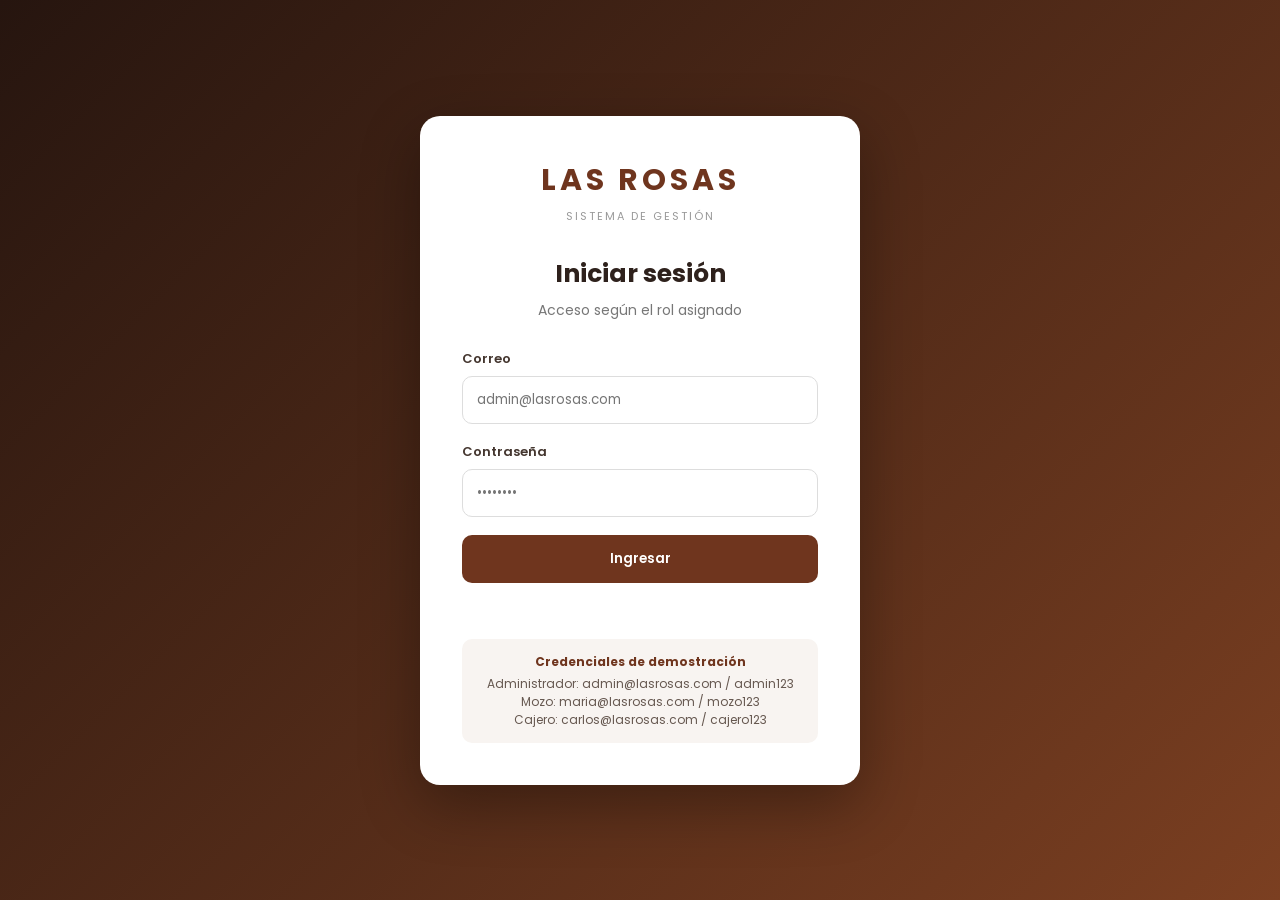
<file: src/main/resources/static/index.html>
<!DOCTYPE html>
<html lang="es">
<head>
  <meta charset="UTF-8">
  <meta name="viewport" content="width=device-width, initial-scale=1.0">
  <meta http-equiv="refresh" content="0; url=login.html">
  <title>Cafetería Las Rosas | Administración</title>
</head>
<body>
  <p>Redirigiendo al inicio de sesión...</p>
</body>
</html>
</file>
<file: src/main/resources/static/admin.css>
*{box-sizing:border-box}body{margin:0;font-family:Poppins,sans-serif;background:#f7f4f1;color:#30251f}.topbar{height:70px;background:#5e2e1b;color:#fff;display:flex;align-items:center;justify-content:space-between;padding:0 28px;position:sticky;top:0;z-index:10}.brand{font-weight:700;letter-spacing:3px;font-size:20px}.brand-sub{opacity:.75}.session{display:flex;align-items:center;gap:16px;font-size:13px}.session button{background:transparent;border:1px solid #ffffff77;color:#fff;border-radius:8px;padding:8px 12px;cursor:pointer}.layout{display:flex;min-height:calc(100vh - 70px)}.sidebar{width:235px;background:#fff;border-right:1px solid #e5ded9;padding:25px 15px}.sidebar h3{font-size:11px;letter-spacing:1.5px;color:#a08f85;padding:0 12px 12px}.nav-btn{display:block;width:100%;border:0;background:transparent;text-align:left;padding:12px;border-radius:9px;margin:4px 0;font-family:inherit;color:#5e514a;cursor:pointer}.nav-btn:hover,.nav-btn.active{background:#f0e5df;color:#6f351e;font-weight:600}.content{flex:1;padding:34px;max-width:1500px}.section{display:none}.active-section{display:block}.section-heading{margin-bottom:24px}.eyebrow{font-size:11px;letter-spacing:1.5px;color:#9b6a50;font-weight:600}.section-heading h1{margin:5px 0;font-size:29px}.section-heading p{margin:0;color:#80736c;font-size:14px}.stats{display:grid;grid-template-columns:repeat(4,1fr);gap:16px}.stat,.info-card,.card-form,.table-card,.sales-summary{background:#fff;border:1px solid #e9e0db;border-radius:14px;padding:20px}.stat span,.stat small{display:block;color:#877971;font-size:12px}.stat strong{display:block;font-size:28px;color:#6f351e;margin:8px 0}.info-card{margin-top:20px}.info-card h2{margin-top:0;font-size:18px}.info-card p{color:#6f625b;line-height:1.7;font-size:14px}.two-col{display:grid;grid-template-columns:330px 1fr;gap:20px;align-items:start}.card-form h2,.table-title h2{margin-top:0;font-size:18px}.card-form label{display:block;font-size:12px;font-weight:600;margin:13px 0;color:#584a42}.card-form input,.card-form select,.card-form textarea,.table-title input,.filter-bar input,.filter-bar select{width:100%;border:1px solid #ddd3cd;border-radius:8px;padding:10px;margin-top:6px;font-family:inherit;background:#fff}.card-form textarea{resize:vertical}.form-actions{display:flex;gap:8px;margin-top:17px}.primary,.secondary{border:0;border-radius:8px;padding:10px 14px;font-family:inherit;cursor:pointer}.primary{background:#6f351e;color:#fff}.secondary{background:#eee7e3;color:#57483f}.hidden{display:none!important}.table-title{display:flex;align-items:center;justify-content:space-between;gap:15px;margin-bottom:12px}.table-title input{max-width:220px;margin:0}.table-wrap{overflow:auto}table{width:100%;border-collapse:collapse;font-size:12px}th,td{padding:12px 10px;border-bottom:1px solid #eee6e2;text-align:left;white-space:nowrap}th{font-size:11px;color:#887970;background:#fbf9f7}td{color:#51443d}.action-btn{border:0;background:#f0e5df;color:#6f351e;border-radius:6px;padding:6px 8px;margin-right:4px;cursor:pointer;font-family:inherit;font-size:11px}.action-btn.danger{background:#f9e8e5;color:#a12c21}.status{padding:4px 8px;border-radius:20px;font-size:10px}.status.active{background:#e6f4ea;color:#23723a}.status.inactive{background:#eee;color:#777}.filter-bar{display:flex;gap:10px;align-items:end;background:#fff;border:1px solid #e9e0db;border-radius:14px;padding:15px;margin-bottom:18px}.filter-bar>input,.filter-bar>select{max-width:280px;margin:0}.filter-bar label{font-size:11px;color:#766860;min-width:160px}.filter-bar label input{margin-top:5px}.menu-grid{display:grid;grid-template-columns:repeat(3,1fr);gap:16px}.menu-card{background:#fff;border:1px solid #e9e0db;border-radius:14px;padding:18px}.menu-card .category{font-size:10px;text-transform:uppercase;letter-spacing:1px;color:#9b6a50}.menu-card h3{margin:8px 0 5px}.menu-card p{font-size:12px;color:#83766e;min-height:35px}.price{font-weight:700;color:#6f351e;font-size:17px}.sales-summary{display:flex;gap:50px;margin-bottom:18px}.sales-summary span{display:block;color:#877971;font-size:12px}.sales-summary strong{font-size:22px;color:#6f351e}.empty{text-align:center;color:#91837b;padding:25px}.positive{color:#23723a}.muted{color:#999}
@media(max-width:950px){.sidebar{width:190px}.stats{grid-template-columns:repeat(2,1fr)}.two-col{grid-template-columns:1fr}.menu-grid{grid-template-columns:repeat(2,1fr)}}@media(max-width:650px){.topbar{padding:0 15px}.brand-sub{display:none}.session span{display:none}.sidebar{position:static;width:100%;display:flex;overflow:auto;padding:8px}.sidebar h3{display:none}.layout{display:block}.nav-btn{min-width:130px}.content{padding:20px}.stats,.menu-grid{grid-template-columns:1fr}.filter-bar{flex-wrap:wrap}.filter-bar>*{max-width:none!important;flex:1 1 140px}}
</file>
<file: src/main/resources/static/roles.css>
.staff-stats{grid-template-columns:repeat(3,minmax(170px,1fr))}.order-layout{grid-template-columns:330px minmax(0,1fr)}.cash-layout{grid-template-columns:minmax(0,1fr) 340px}.full-width{width:100%}.small-note{font-size:11px;line-height:1.6;color:#8c7c73;margin:12px 0 0}.order-total,.grand-total{display:flex;align-items:center;justify-content:space-between;border-top:1px solid #eee6e2;margin-top:14px;padding-top:14px;color:#78675e;font-size:13px}.order-total strong,.grand-total strong{font-size:20px;color:#6f351e}.calc-row{display:flex;justify-content:space-between;gap:10px;padding:9px 0;border-bottom:1px solid #f0e9e5;font-size:12px;color:#75665e}.calc-row strong{color:#47382f}.grand-total{background:#fbf6f2;padding:14px;border-radius:10px;border:0}.grand-total strong{font-size:22px}.receipt{display:none}
@media(max-width:950px){.staff-stats{grid-template-columns:repeat(2,1fr)}.cash-layout,.order-layout{grid-template-columns:1fr}}
@media(max-width:650px){.staff-stats{grid-template-columns:1fr}}
@media print{body *{visibility:hidden!important}.receipt,.receipt *{visibility:visible!important}.receipt{display:block!important;position:absolute;left:0;top:0;width:100%;padding:20px;color:#111;background:#fff;font-family:Arial,sans-serif}.receipt h2,.receipt h3{text-align:center;margin:5px 0}.receipt table{margin-top:18px}.receipt th,.receipt td{color:#111;border-bottom:1px solid #ddd}.receipt .receipt-line{display:flex;justify-content:space-between;margin:7px 0}.receipt .receipt-total{font-weight:bold;font-size:18px;border-top:1px dashed #333;padding-top:10px}}
.status.pending{background:#fff0d9;color:#8a5a00}.detail-cell{white-space:normal;min-width:180px;max-width:280px}
</file>
<file: src/main/resources/static/login.css>
*{box-sizing:border-box;margin:0;padding:0}body{font-family:Poppins,sans-serif}.login-page{min-height:100vh;background:linear-gradient(135deg,#26150f,#7b3f21);display:flex;align-items:center;justify-content:center;padding:20px}.login-container{width:100%;max-width:440px}.login-box{background:#fff;border-radius:20px;padding:42px;box-shadow:0 20px 60px #0005}.brand{text-align:center;font-size:30px;font-weight:700;letter-spacing:4px;color:#6f351e}.tag{display:block;text-align:center;font-size:11px;letter-spacing:2px;color:#999;margin:5px 0 30px}.login-box h1{text-align:center;font-size:25px;color:#2e211c}.subtitle{text-align:center;color:#777;font-size:14px;margin:7px 0 28px}.input-group{margin-bottom:18px}.input-group label{display:block;font-size:13px;font-weight:600;margin-bottom:7px;color:#44362f}.input-group input{width:100%;padding:13px 14px;border:1px solid #ddd;border-radius:10px;font-family:inherit;outline:none}.input-group input:focus{border-color:#8a4b2b;box-shadow:0 0 0 3px #8a4b2b15}.btn-login{width:100%;border:0;border-radius:10px;padding:14px;background:#6f351e;color:#fff;font-weight:600;font-family:inherit;cursor:pointer}.btn-login:hover{background:#542714}.login-message{text-align:center;min-height:22px;margin-top:12px;font-size:13px;color:#b3261e}.demo-access{margin-top:22px;padding:14px;border-radius:10px;background:#f8f4f1;text-align:center;font-size:12px;color:#665850}.demo-access strong,.demo-access span{display:block}.demo-access strong{color:#6f351e;margin-bottom:4px}
</file>
